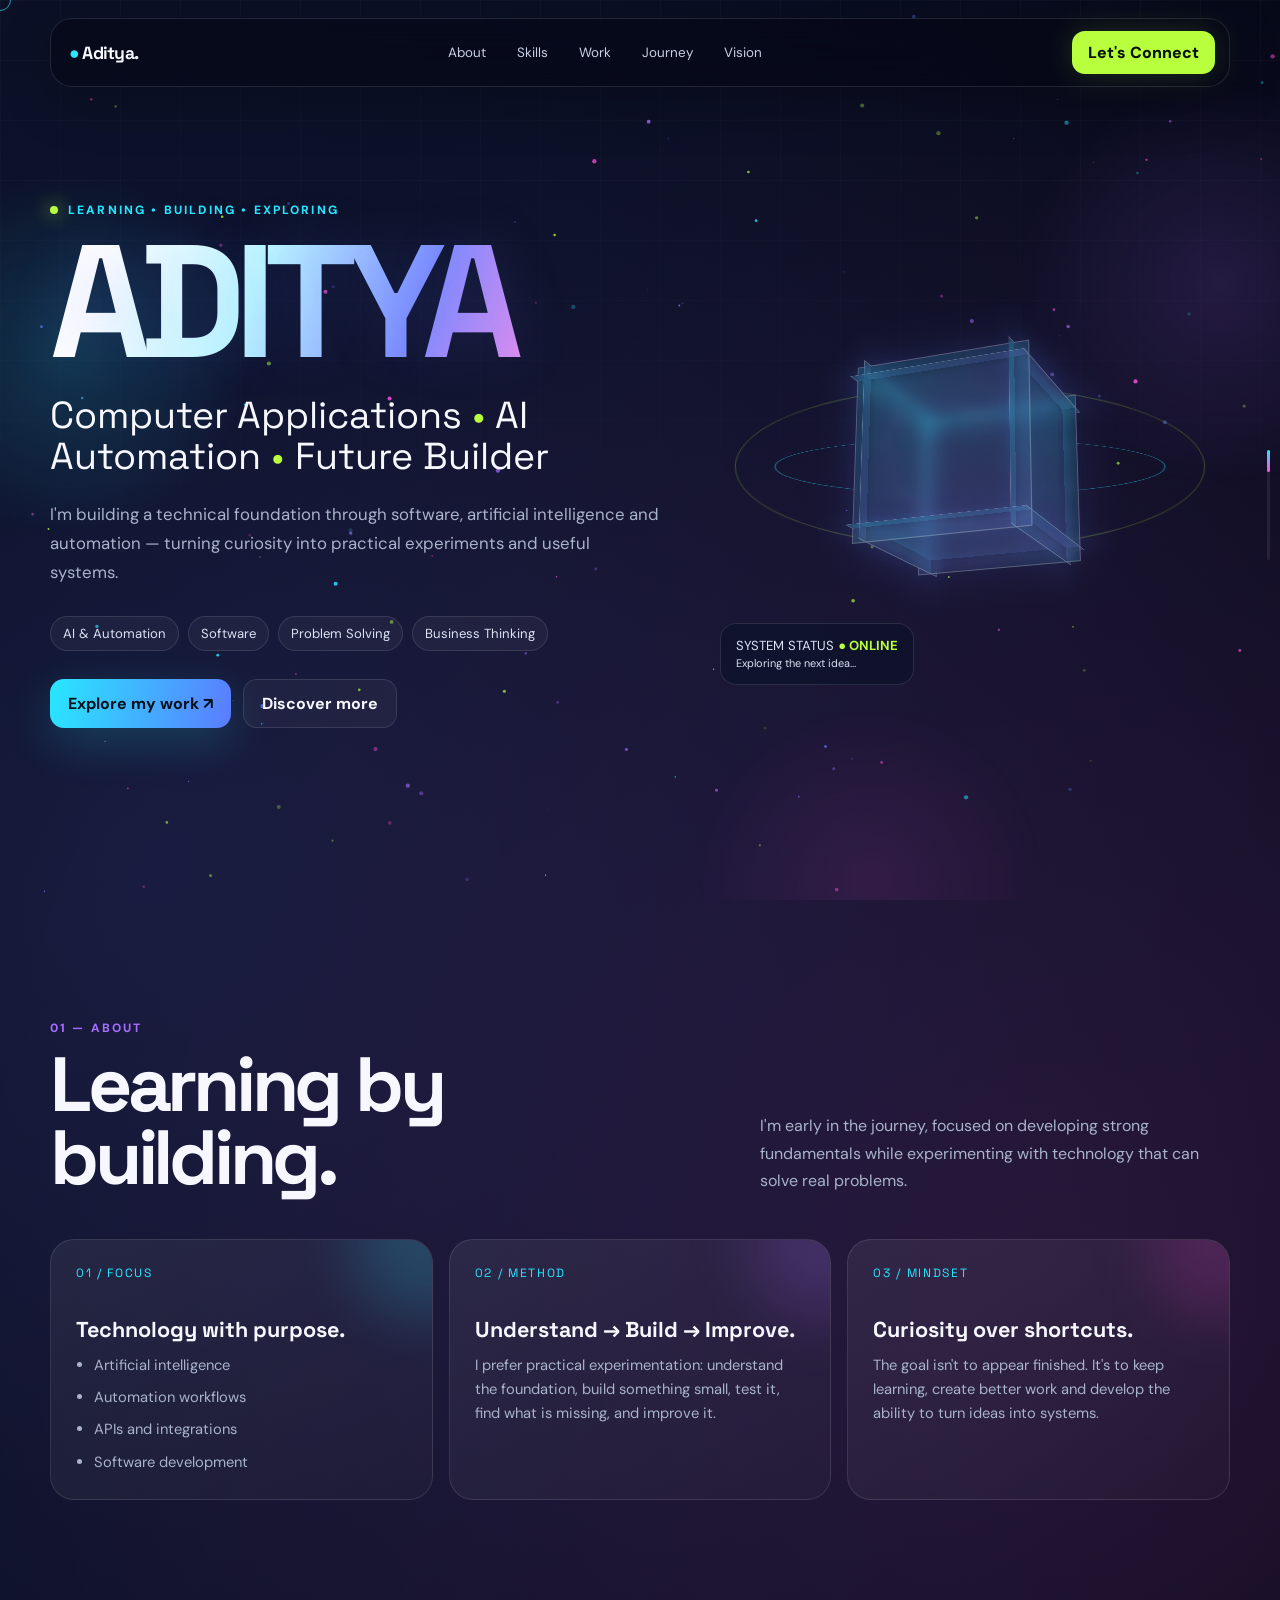
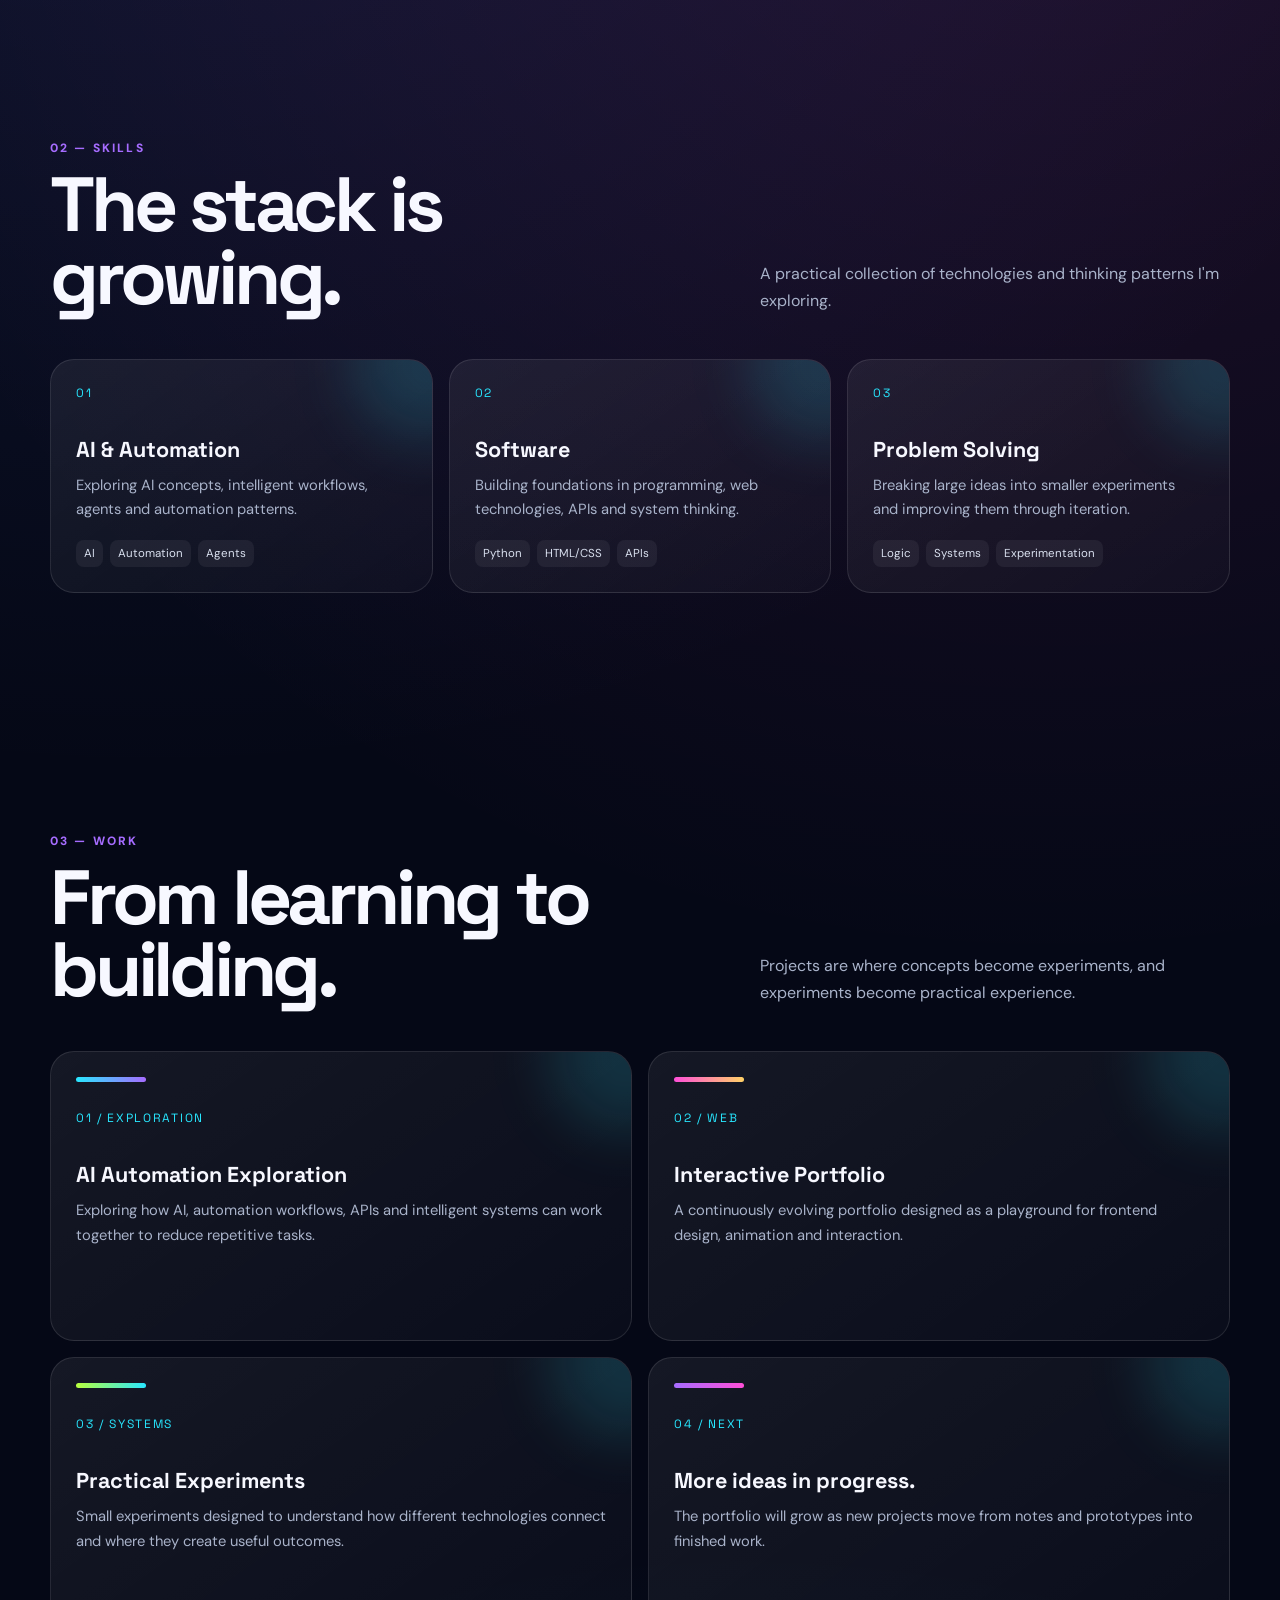
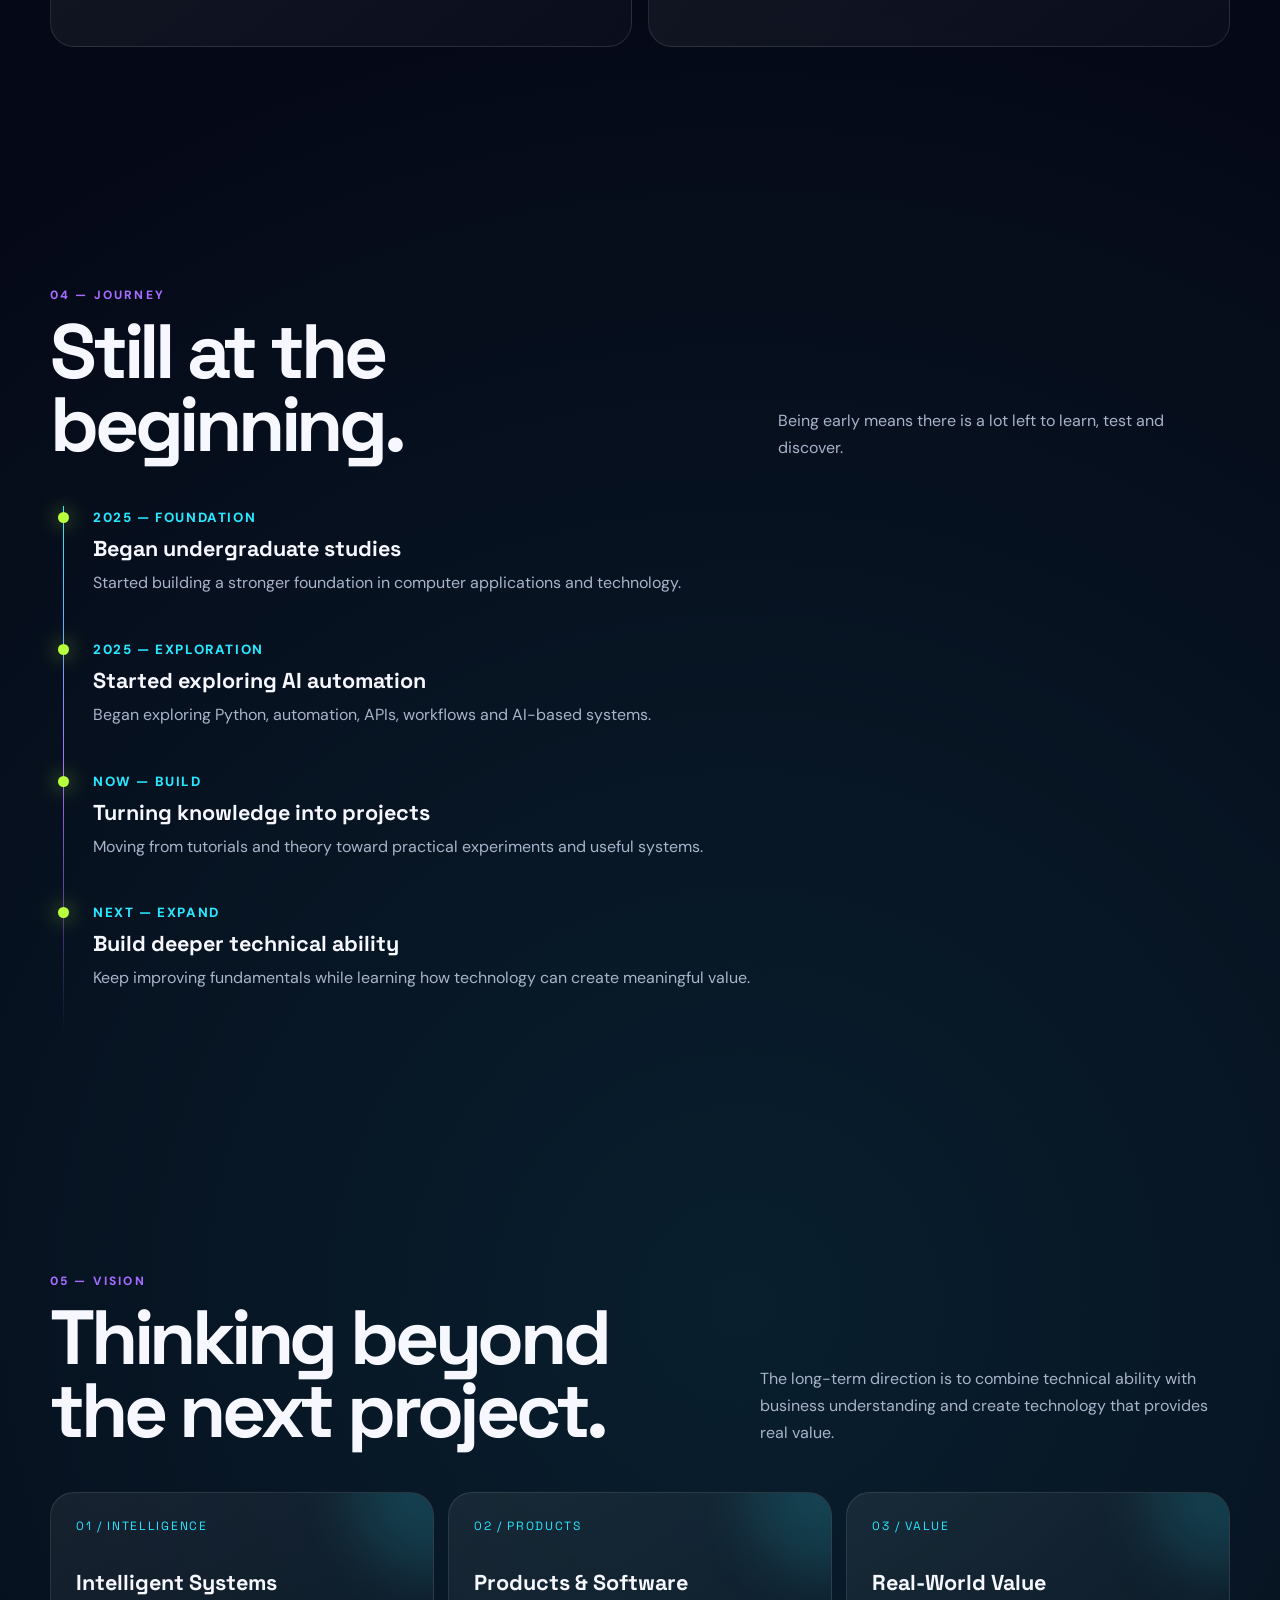
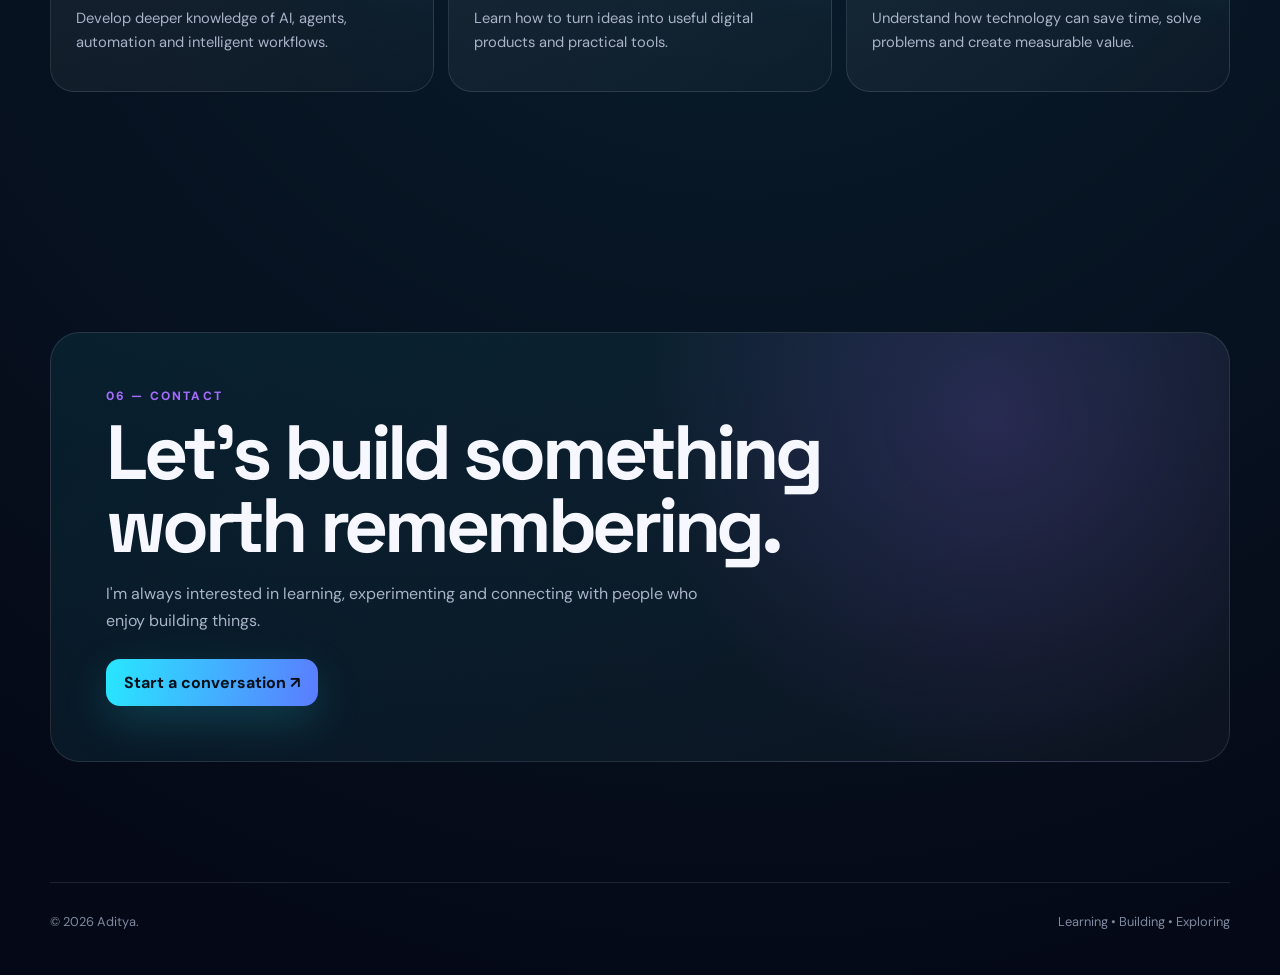
<file: index_v10.html>
<!DOCTYPE html>
<html lang="en">
<head>
<meta charset="UTF-8">
<meta name="viewport" content="width=device-width, initial-scale=1.0">
<meta name="theme-color" content="#050816">
<title>Aditya — AI Automation & Technology</title>
<style>
@import url('https://fonts.googleapis.com/css2?family=DM+Sans:wght@400;500;600;700&family=Space+Grotesk:wght@400;500;600;700&display=swap');

:root{
  --bg:#050816;
  --bg2:#091126;
  --text:#f7f8ff;
  --muted:#a9b3ca;
  --cyan:#28e7ff;
  --blue:#5b7cff;
  --violet:#a66cff;
  --pink:#ff4fd8;
  --lime:#b8ff3d;
  --gold:#ffd166;
  --line:rgba(255,255,255,.11);
  --glass:rgba(11,18,40,.58);
  --shadow:0 30px 90px rgba(0,0,0,.4);
}
*{box-sizing:border-box;margin:0;padding:0}
html{scroll-behavior:smooth}
body{
  font-family:"DM Sans",sans-serif;
  color:var(--text);
  background:
    radial-gradient(circle at 12% 15%,rgba(91,124,255,.16),transparent 30%),
    radial-gradient(circle at 82% 22%,rgba(255,79,216,.12),transparent 28%),
    radial-gradient(circle at 58% 78%,rgba(40,231,255,.10),transparent 30%),
    var(--bg);
  overflow-x:hidden;
}
body:before{
  content:"";position:fixed;inset:0;pointer-events:none;z-index:0;
  background-image:linear-gradient(rgba(255,255,255,.025) 1px,transparent 1px),linear-gradient(90deg,rgba(255,255,255,.025) 1px,transparent 1px);
  background-size:60px 60px;
  mask-image:linear-gradient(to bottom,black,transparent 85%);
}
a{color:inherit;text-decoration:none}
button{font:inherit}
#space{position:fixed;inset:0;z-index:-2;overflow:hidden}
.orb{
  position:absolute;border-radius:50%;filter:blur(2px);opacity:.5;mix-blend-mode:screen;
  animation:float 14s ease-in-out infinite;
}
.o1{width:380px;height:380px;left:-120px;top:18%;background:radial-gradient(circle,rgba(40,231,255,.32),transparent 68%)}
.o2{width:420px;height:420px;right:-150px;top:8%;background:radial-gradient(circle,rgba(166,108,255,.28),transparent 68%);animation-delay:-5s}
.o3{width:360px;height:360px;right:18%;bottom:-160px;background:radial-gradient(circle,rgba(255,79,216,.18),transparent 68%);animation-delay:-9s}
@keyframes float{50%{transform:translate3d(0,-35px,0) scale(1.08)}}
#particles{position:absolute;inset:0;width:100%;height:100%}

header{
  position:fixed;top:0;left:0;right:0;z-index:20;
  display:flex;justify-content:center;padding:18px 20px;
  pointer-events:none;
}
.nav{
  width:min(1180px,100%);display:flex;align-items:center;justify-content:space-between;
  padding:12px 14px 12px 18px;border:1px solid var(--line);border-radius:22px;
  background:rgba(5,8,22,.62);backdrop-filter:blur(18px);box-shadow:0 15px 50px rgba(0,0,0,.25);
  pointer-events:auto;
}
.logo{font-family:"Space Grotesk";font-weight:700;letter-spacing:-.04em;font-size:1.1rem}
.logo span{color:var(--cyan)}
.links{display:flex;gap:7px}
.links a{font-size:.84rem;color:#c9d0e3;padding:9px 12px;border-radius:12px;transition:.25s}
.links a:hover,.links a.active{color:white;background:rgba(255,255,255,.08)}
.cta{
  padding:10px 15px;border-radius:13px;border:1px solid rgba(184,255,61,.5);
  background:var(--lime);color:#061006;font-weight:800;box-shadow:0 0 30px rgba(184,255,61,.16);
}
main{position:relative;z-index:1}
section{width:min(1180px,calc(100% - 40px));margin:auto;padding:120px 0;scroll-margin-top:100px}
.hero{min-height:100vh;display:grid;grid-template-columns:1.08fr .92fr;align-items:center;gap:50px;padding-top:150px}
.eyebrow{display:flex;align-items:center;gap:10px;color:var(--cyan);font-size:.75rem;font-weight:800;letter-spacing:.18em;text-transform:uppercase;margin-bottom:22px}
.eyebrow i{width:8px;height:8px;border-radius:50%;background:var(--lime);box-shadow:0 0 18px var(--lime)}
h1{
  font-family:"Space Grotesk";font-size:clamp(4.8rem,13vw,10rem);line-height:.78;
  letter-spacing:-.075em;margin-bottom:30px;
  background:linear-gradient(110deg,#fff 10%,#bffaff 34%,#7d8cff 60%,#ff8de9 85%);
  -webkit-background-clip:text;background-clip:text;color:transparent;
  text-shadow:0 0 60px rgba(91,124,255,.16);
}
.hero-title{font-family:"Space Grotesk";font-size:clamp(1.45rem,3vw,2.35rem);line-height:1.1;max-width:760px}
.hero-title em{font-style:normal;color:var(--lime)}
.lead{color:var(--muted);font-size:1.05rem;line-height:1.75;max-width:680px;margin:22px 0 28px}
.pills{display:flex;flex-wrap:wrap;gap:9px}
.pill{border:1px solid var(--line);background:rgba(255,255,255,.045);padding:8px 12px;border-radius:999px;color:#dbe2f3;font-size:.82rem}
.hero-actions{display:flex;gap:12px;margin-top:28px;flex-wrap:wrap}
.primary,.secondary{padding:13px 18px;border-radius:14px;font-weight:700;display:inline-flex;align-items:center;gap:9px}
.primary{background:linear-gradient(100deg,var(--cyan),var(--blue));color:#03101a;box-shadow:0 15px 45px rgba(40,231,255,.18)}
.secondary{border:1px solid var(--line);background:rgba(255,255,255,.04)}

.scene{height:500px;position:relative;perspective:1100px}
.core{
  position:absolute;left:50%;top:50%;width:230px;height:230px;transform:translate(-50%,-50%) rotateX(18deg) rotateY(-22deg);
  transform-style:preserve-3d;animation:core 9s ease-in-out infinite;
}
@keyframes core{50%{transform:translate(-50%,-55%) rotateX(-8deg) rotateY(28deg)}}
.core .cube{position:absolute;inset:25px;transform-style:preserve-3d}
.face{position:absolute;inset:0;border:1px solid rgba(255,255,255,.25);background:linear-gradient(135deg,rgba(40,231,255,.14),rgba(166,108,255,.12));backdrop-filter:blur(5px);box-shadow:inset 0 0 40px rgba(40,231,255,.08),0 0 50px rgba(91,124,255,.14)}
.f1{transform:translateZ(75px)}.f2{transform:rotateY(90deg) translateZ(75px)}.f3{transform:rotateY(180deg) translateZ(75px)}.f4{transform:rotateY(-90deg) translateZ(75px)}.f5{transform:rotateX(90deg) translateZ(75px)}.f6{transform:rotateX(-90deg) translateZ(75px)}
.ring{position:absolute;left:50%;top:50%;border:1px solid rgba(40,231,255,.5);border-radius:50%;transform-style:preserve-3d}
.r1{width:390px;height:150px;transform:translate(-50%,-50%) rotateX(68deg);animation:spin 12s linear infinite}
.r2{width:340px;height:130px;transform:translate(-50%,-50%) rotateY(65deg) rotateX(18deg);border-color:rgba(255,79,216,.45);animation:spin2 15s linear infinite}
.r3{width:470px;height:170px;transform:translate(-50%,-50%) rotateX(18deg);border-color:rgba(184,255,61,.25);animation:spin 18s linear infinite reverse}
@keyframes spin{to{transform:translate(-50%,-50%) rotateX(68deg) rotateZ(360deg)}}
@keyframes spin2{to{transform:translate(-50%,-50%) rotateY(65deg) rotateX(18deg) rotateZ(-360deg)}}
.status{position:absolute;left:10px;bottom:30px;padding:13px 15px;border:1px solid var(--line);background:var(--glass);border-radius:16px;backdrop-filter:blur(14px);font-size:.82rem;color:#dbe2f3}
.status b{color:var(--lime)}

.section-head{display:flex;justify-content:space-between;gap:30px;align-items:end;margin-bottom:45px}
.kicker{color:var(--violet);font-weight:800;font-size:.75rem;letter-spacing:.18em;text-transform:uppercase;margin-bottom:12px}
h2{font-family:"Space Grotesk";font-size:clamp(2.4rem,6vw,5rem);letter-spacing:-.055em;line-height:.95}
.section-head p{max-width:470px;color:var(--muted);line-height:1.7}

.grid{display:grid;grid-template-columns:repeat(3,1fr);gap:16px}
.card{
  position:relative;padding:25px;border:1px solid var(--line);border-radius:24px;
  background:linear-gradient(145deg,rgba(255,255,255,.065),rgba(255,255,255,.025));
  min-height:230px;overflow:hidden;transition:transform .35s,border-color .35s,box-shadow .35s;
}
.card:before{content:"";position:absolute;width:150px;height:150px;right:-70px;top:-70px;border-radius:50%;background:var(--glow,rgba(40,231,255,.15));filter:blur(30px)}
.card:hover{transform:translateY(-9px) rotateX(2deg);border-color:rgba(40,231,255,.38);box-shadow:var(--shadow)}
.num{font-family:"Space Grotesk";font-size:.75rem;color:var(--cyan);letter-spacing:.14em}
.card h3{font-family:"Space Grotesk";font-size:1.35rem;margin:35px 0 10px}
.card p,.card li{color:var(--muted);line-height:1.65;font-size:.92rem}
.card ul{padding-left:18px;display:grid;gap:8px}
.tags{display:flex;flex-wrap:wrap;gap:7px;margin-top:18px}.tag{font-size:.72rem;padding:6px 8px;border-radius:8px;background:rgba(255,255,255,.06);color:#d9e0ef}

.work{grid-template-columns:1fr 1fr}
.project{min-height:290px}
.project .accent{height:5px;width:70px;border-radius:99px;background:linear-gradient(90deg,var(--cyan),var(--violet));margin-bottom:28px}
.project:nth-child(2) .accent{background:linear-gradient(90deg,var(--pink),var(--gold))}
.project:nth-child(3) .accent{background:linear-gradient(90deg,var(--lime),var(--cyan))}
.project:nth-child(4) .accent{background:linear-gradient(90deg,var(--violet),var(--pink))}

.timeline{position:relative;margin-left:8px;padding-left:35px}
.timeline:before{content:"";position:absolute;left:5px;top:0;bottom:0;width:1px;background:linear-gradient(var(--cyan),var(--violet),transparent)}
.event{position:relative;padding:0 0 42px}
.event:before{content:"";position:absolute;left:-35px;top:6px;width:11px;height:11px;border-radius:50%;background:var(--lime);box-shadow:0 0 20px rgba(184,255,61,.7)}
.event small{color:var(--cyan);font-weight:800;letter-spacing:.12em}.event h3{font-family:"Space Grotesk";font-size:1.35rem;margin:8px 0}.event p{color:var(--muted);line-height:1.6}

.vision{display:grid;grid-template-columns:1fr 1fr 1fr;gap:14px}
.vision .card{min-height:200px}
.contact{border:1px solid var(--line);border-radius:30px;padding:55px;background:radial-gradient(circle at 80% 20%,rgba(166,108,255,.18),transparent 35%),linear-gradient(135deg,rgba(40,231,255,.08),rgba(255,255,255,.03))}
.contact h2{max-width:800px}.contact p{color:var(--muted);max-width:620px;line-height:1.7;margin:18px 0 25px}
footer{width:min(1180px,calc(100% - 40px));margin:auto;padding:30px 0 45px;border-top:1px solid var(--line);display:flex;justify-content:space-between;color:#7e899f;font-size:.8rem}

.reveal{opacity:0;transform:translateY(35px);transition:opacity .8s ease,transform .8s ease}.reveal.show{opacity:1;transform:none}
.cursor{position:fixed;width:22px;height:22px;border:1px solid rgba(40,231,255,.65);border-radius:50%;pointer-events:none;z-index:50;transform:translate(-50%,-50%);mix-blend-mode:screen;transition:width .2s,height .2s}
.progress{position:fixed;right:10px;top:50%;width:3px;height:110px;background:rgba(255,255,255,.08);z-index:30;border-radius:9px}.progress span{display:block;width:100%;height:20%;background:linear-gradient(var(--cyan),var(--pink));border-radius:9px}

@media(max-width:850px){
  .links{display:none}.hero{grid-template-columns:1fr;padding-top:130px}.scene{height:350px;order:-1}
  .grid,.work,.vision{grid-template-columns:1fr}.section-head{display:block}.section-head p{margin-top:16px}
  h1{font-size:clamp(4.4rem,22vw,7rem)}section{padding:90px 0}.nav{padding:11px 12px}
}
@media(prefers-reduced-motion:reduce){
  *,*:before,*:after{animation-duration:.01ms!important;animation-iteration-count:1!important;scroll-behavior:auto!important;transition:none!important}
  .reveal{opacity:1;transform:none}
  .cursor{display:none}
}
</style>
</head>
<body>
<div id="space"><canvas id="particles"></canvas><div class="orb o1"></div><div class="orb o2"></div><div class="orb o3"></div></div>
<div class="cursor" id="cursor"></div>
<div class="progress"><span id="progress"></span></div>

<header>
<nav class="nav">
  <a class="logo" href="#home"><span>●</span> Aditya.</a>
  <div class="links">
    <a href="#about">About</a><a href="#skills">Skills</a><a href="#work">Work</a><a href="#journey">Journey</a><a href="#vision">Vision</a>
  </div>
  <a class="cta" href="#contact">Let's Connect</a>
</nav>
</header>

<main>
<section class="hero" id="home">
  <div class="reveal">
    <div class="eyebrow"><i></i> Learning • Building • Exploring</div>
    <h1 aria-label="Aditya"><span>A</span><span>D</span><span>I</span><span>T</span><span>Y</span><span>A</span></h1>
    <div class="hero-title">Computer Applications <em>•</em> AI Automation <em>•</em> Future Builder</div>
    <p class="lead">I'm building a technical foundation through software, artificial intelligence and automation — turning curiosity into practical experiments and useful systems.</p>
    <div class="pills"><span class="pill">AI & Automation</span><span class="pill">Software</span><span class="pill">Problem Solving</span><span class="pill">Business Thinking</span></div>
    <div class="hero-actions"><a class="primary" href="#work">Explore my work ↗</a><a class="secondary" href="#about">Discover more</a></div>
  </div>
  <div class="scene reveal">
    <div class="ring r1"></div><div class="ring r2"></div><div class="ring r3"></div>
    <div class="core"><div class="cube"><div class="face f1"></div><div class="face f2"></div><div class="face f3"></div><div class="face f4"></div><div class="face f5"></div><div class="face f6"></div></div></div>
    <div class="status">SYSTEM STATUS <b>● ONLINE</b><br><small>Exploring the next idea...</small></div>
  </div>
</section>

<section id="about" class="reveal">
  <div class="section-head"><div><div class="kicker">01 — About</div><h2>Learning by building.</h2></div><p>I'm early in the journey, focused on developing strong fundamentals while experimenting with technology that can solve real problems.</p></div>
  <div class="grid">
    <article class="card" style="--glow:rgba(40,231,255,.18)"><div class="num">01 / FOCUS</div><h3>Technology with purpose.</h3><ul><li>Artificial intelligence</li><li>Automation workflows</li><li>APIs and integrations</li><li>Software development</li></ul></article>
    <article class="card" style="--glow:rgba(166,108,255,.18)"><div class="num">02 / METHOD</div><h3>Understand → Build → Improve.</h3><p>I prefer practical experimentation: understand the foundation, build something small, test it, find what is missing, and improve it.</p></article>
    <article class="card" style="--glow:rgba(255,79,216,.16)"><div class="num">03 / MINDSET</div><h3>Curiosity over shortcuts.</h3><p>The goal isn't to appear finished. It's to keep learning, create better work and develop the ability to turn ideas into systems.</p></article>
  </div>
</section>

<section id="skills" class="reveal">
  <div class="section-head"><div><div class="kicker">02 — Skills</div><h2>The stack is growing.</h2></div><p>A practical collection of technologies and thinking patterns I'm exploring.</p></div>
  <div class="grid">
    <article class="card"><div class="num">01</div><h3>AI & Automation</h3><p>Exploring AI concepts, intelligent workflows, agents and automation patterns.</p><div class="tags"><span class="tag">AI</span><span class="tag">Automation</span><span class="tag">Agents</span></div></article>
    <article class="card"><div class="num">02</div><h3>Software</h3><p>Building foundations in programming, web technologies, APIs and system thinking.</p><div class="tags"><span class="tag">Python</span><span class="tag">HTML/CSS</span><span class="tag">APIs</span></div></article>
    <article class="card"><div class="num">03</div><h3>Problem Solving</h3><p>Breaking large ideas into smaller experiments and improving them through iteration.</p><div class="tags"><span class="tag">Logic</span><span class="tag">Systems</span><span class="tag">Experimentation</span></div></article>
  </div>
</section>

<section id="work" class="reveal">
  <div class="section-head"><div><div class="kicker">03 — Work</div><h2>From learning to building.</h2></div><p>Projects are where concepts become experiments, and experiments become practical experience.</p></div>
  <div class="grid work">
    <article class="card project"><div class="accent"></div><div class="num">01 / EXPLORATION</div><h3>AI Automation Exploration</h3><p>Exploring how AI, automation workflows, APIs and intelligent systems can work together to reduce repetitive tasks.</p></article>
    <article class="card project"><div class="accent"></div><div class="num">02 / WEB</div><h3>Interactive Portfolio</h3><p>A continuously evolving portfolio designed as a playground for frontend design, animation and interaction.</p></article>
    <article class="card project"><div class="accent"></div><div class="num">03 / SYSTEMS</div><h3>Practical Experiments</h3><p>Small experiments designed to understand how different technologies connect and where they create useful outcomes.</p></article>
    <article class="card project"><div class="accent"></div><div class="num">04 / NEXT</div><h3>More ideas in progress.</h3><p>The portfolio will grow as new projects move from notes and prototypes into finished work.</p></article>
  </div>
</section>

<section id="journey" class="reveal">
  <div class="section-head"><div><div class="kicker">04 — Journey</div><h2>Still at the beginning.</h2></div><p>Being early means there is a lot left to learn, test and discover.</p></div>
  <div class="timeline">
    <div class="event"><small>2025 — FOUNDATION</small><h3>Began undergraduate studies</h3><p>Started building a stronger foundation in computer applications and technology.</p></div>
    <div class="event"><small>2025 — EXPLORATION</small><h3>Started exploring AI automation</h3><p>Began exploring Python, automation, APIs, workflows and AI-based systems.</p></div>
    <div class="event"><small>NOW — BUILD</small><h3>Turning knowledge into projects</h3><p>Moving from tutorials and theory toward practical experiments and useful systems.</p></div>
    <div class="event"><small>NEXT — EXPAND</small><h3>Build deeper technical ability</h3><p>Keep improving fundamentals while learning how technology can create meaningful value.</p></div>
  </div>
</section>

<section id="vision" class="reveal">
  <div class="section-head"><div><div class="kicker">05 — Vision</div><h2>Thinking beyond the next project.</h2></div><p>The long-term direction is to combine technical ability with business understanding and create technology that provides real value.</p></div>
  <div class="vision">
    <article class="card"><div class="num">01 / INTELLIGENCE</div><h3>Intelligent Systems</h3><p>Develop deeper knowledge of AI, agents, automation and intelligent workflows.</p></article>
    <article class="card"><div class="num">02 / PRODUCTS</div><h3>Products & Software</h3><p>Learn how to turn ideas into useful digital products and practical tools.</p></article>
    <article class="card"><div class="num">03 / VALUE</div><h3>Real-World Value</h3><p>Understand how technology can save time, solve problems and create measurable value.</p></article>
  </div>
</section>

<section id="contact" class="reveal">
  <div class="contact">
    <div class="kicker">06 — Contact</div><h2>Let's build something worth remembering.</h2>
    <p>I'm always interested in learning, experimenting and connecting with people who enjoy building things.</p>
    <a class="primary" href="mailto:adityaofficial518@gmail.com">Start a conversation ↗</a>
  </div>
</section>
</main>

<footer><span>© 2026 Aditya.</span><span>Learning • Building • Exploring</span></footer>

<script>
const canvas=document.getElementById('particles'),ctx=canvas.getContext('2d');
let W,H,dpr,particles=[];
function resize(){
  dpr=Math.min(devicePixelRatio||1,2);W=innerWidth;H=innerHeight;
  canvas.width=W*dpr;canvas.height=H*dpr;canvas.style.width=W+'px';canvas.style.height=H+'px';ctx.setTransform(dpr,0,0,dpr,0,0);
  const count=Math.min(150,Math.floor(W*H/9000));particles=Array.from({length:count},()=>({x:Math.random()*W,y:Math.random()*H,r:Math.random()*1.8+.4,vx:(Math.random()-.5)*.22,vy:(Math.random()-.5)*.18,a:Math.random()*.7+.15,c:['#28e7ff','#5b7cff','#a66cff','#ff4fd8','#b8ff3d'][Math.floor(Math.random()*5)]}));
}
function draw(){
  ctx.clearRect(0,0,W,H);
  for(const p of particles){
    p.x+=p.vx;p.y+=p.vy;if(p.x<0)p.x=W;if(p.x>W)p.x=0;if(p.y<0)p.y=H;if(p.y>H)p.y=0;
    ctx.beginPath();ctx.arc(p.x,p.y,p.r,0,Math.PI*2);ctx.fillStyle=p.c;ctx.globalAlpha=p.a;ctx.fill();
  }
  ctx.globalAlpha=1;requestAnimationFrame(draw);
}
resize();addEventListener('resize',resize);draw();

const cursor=document.getElementById('cursor');
addEventListener('pointermove',e=>{cursor.style.left=e.clientX+'px';cursor.style.top=e.clientY+'px'});
document.querySelectorAll('a,button').forEach(el=>el.addEventListener('mouseenter',()=>{cursor.style.width='34px';cursor.style.height='34px'}));
document.querySelectorAll('a,button').forEach(el=>el.addEventListener('mouseleave',()=>{cursor.style.width='22px';cursor.style.height='22px'}));

const obs=new IntersectionObserver(entries=>entries.forEach(e=>{if(e.isIntersecting)e.target.classList.add('show')}),{threshold:.12});
document.querySelectorAll('.reveal').forEach(x=>obs.observe(x));

const sections=[...document.querySelectorAll('section[id]')],nav=[...document.querySelectorAll('.links a')];
const io=new IntersectionObserver(entries=>entries.forEach(e=>{if(e.isIntersecting){nav.forEach(a=>a.classList.toggle('active',a.getAttribute('href')==='#'+e.target.id))}}),{rootMargin:'-40% 0px -45% 0px'});
sections.forEach(s=>io.observe(s));

addEventListener('scroll',()=>{
  const max=document.documentElement.scrollHeight-innerHeight;
  document.getElementById('progress').style.height=Math.max(20,Math.min(100,(scrollY/max)*100))+'%';
});
</script>
</body>
</html>
</file>
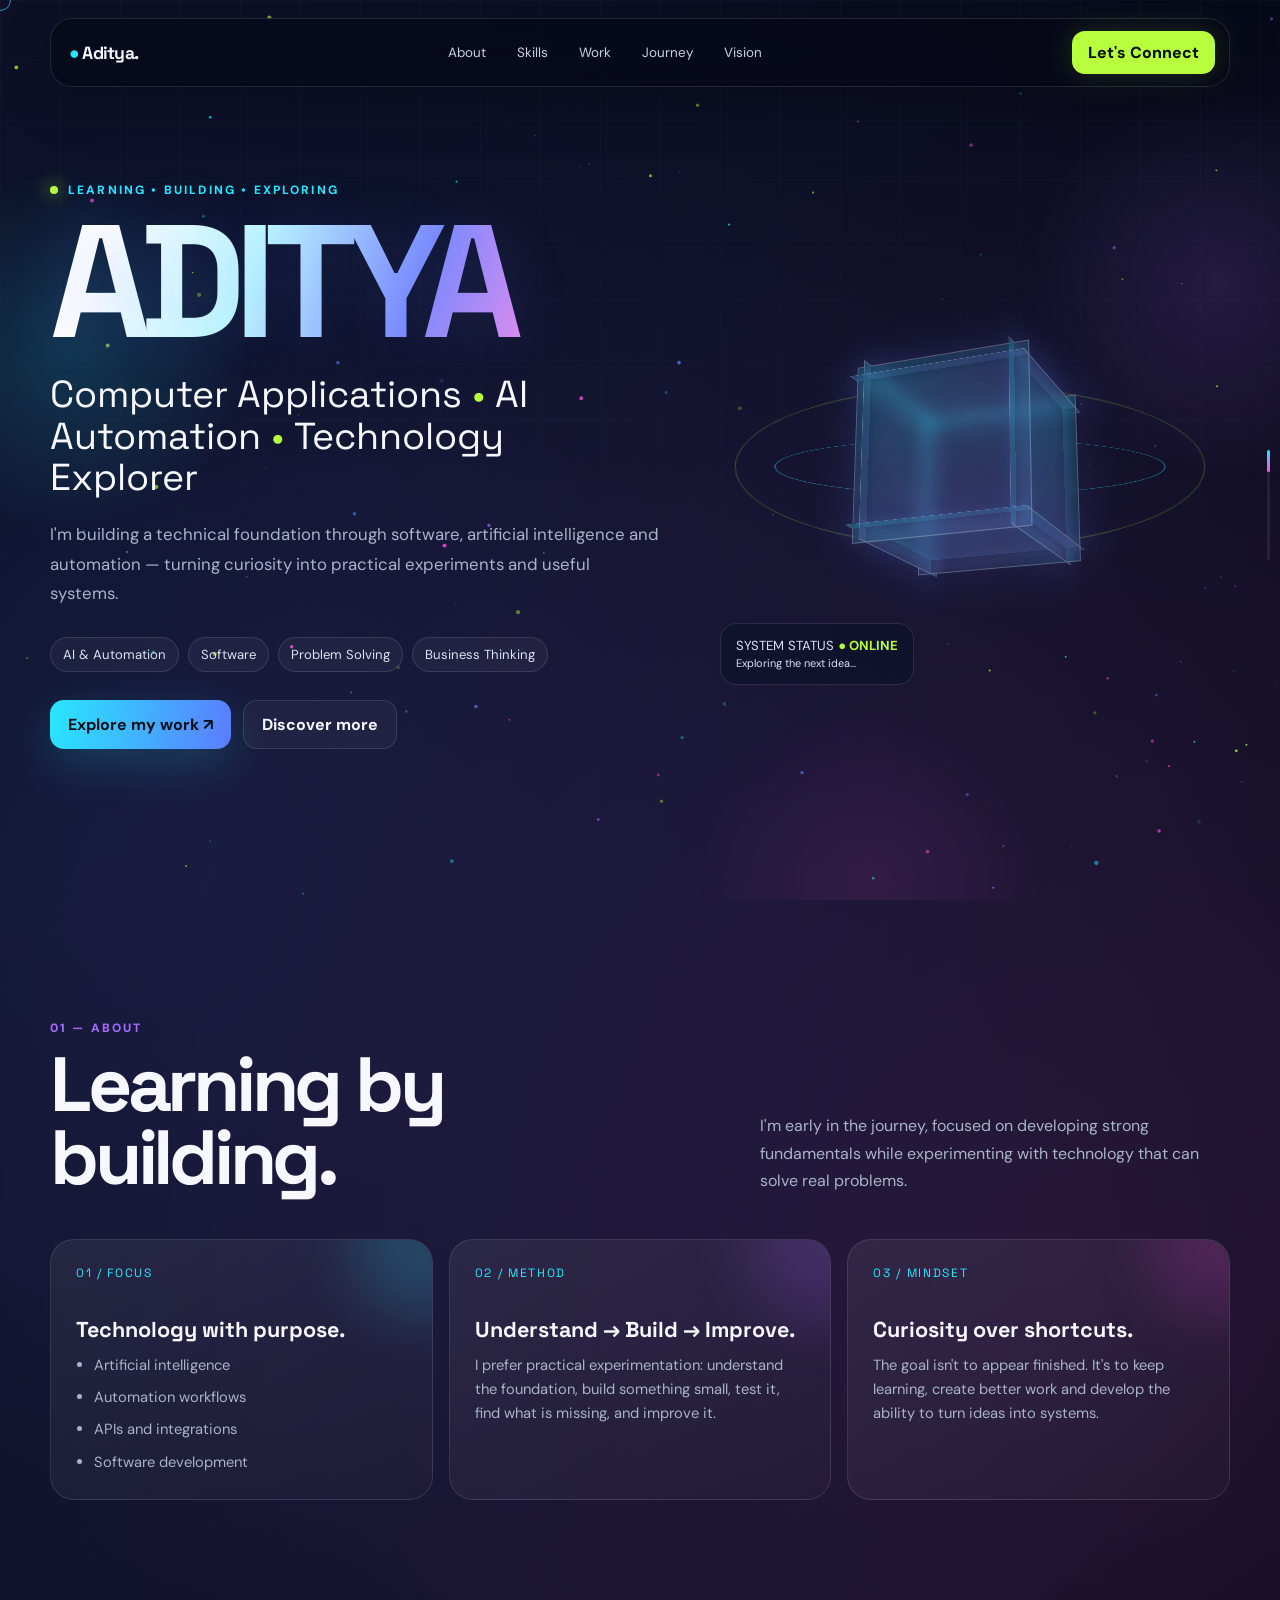
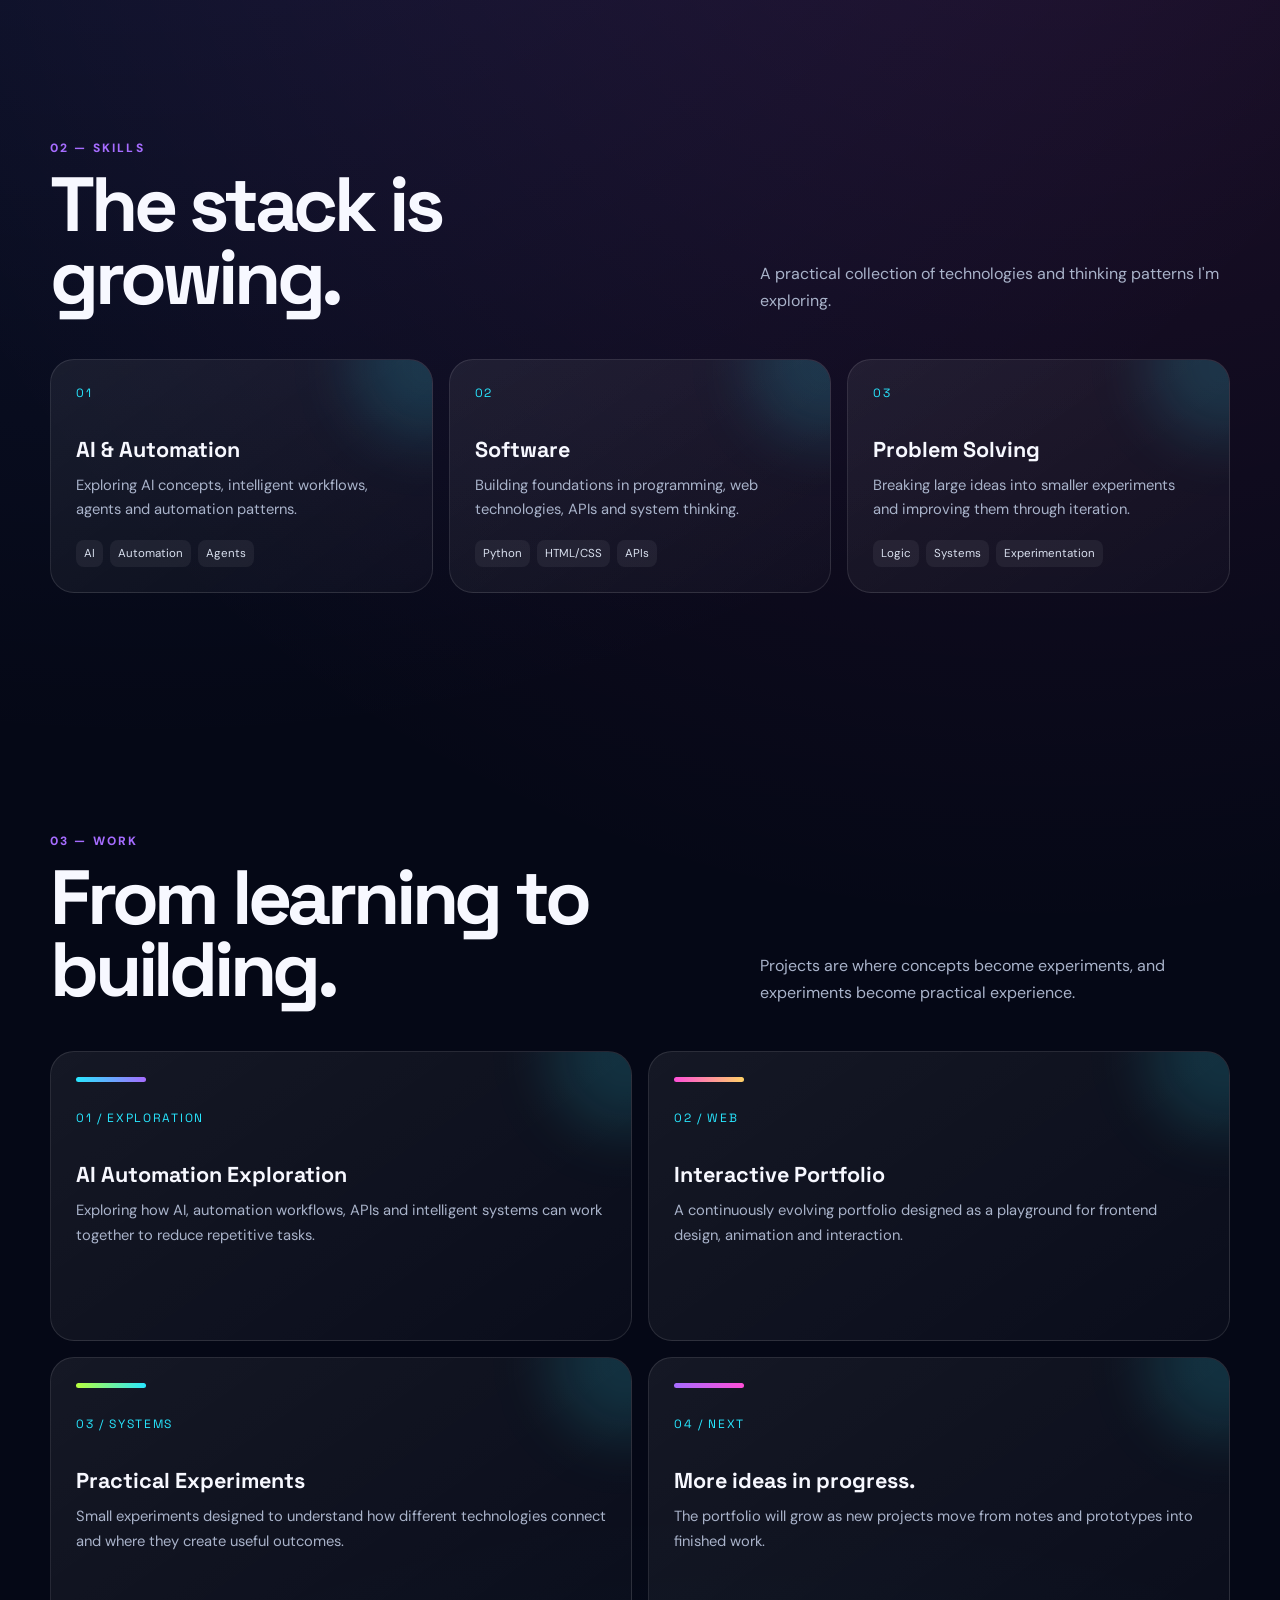
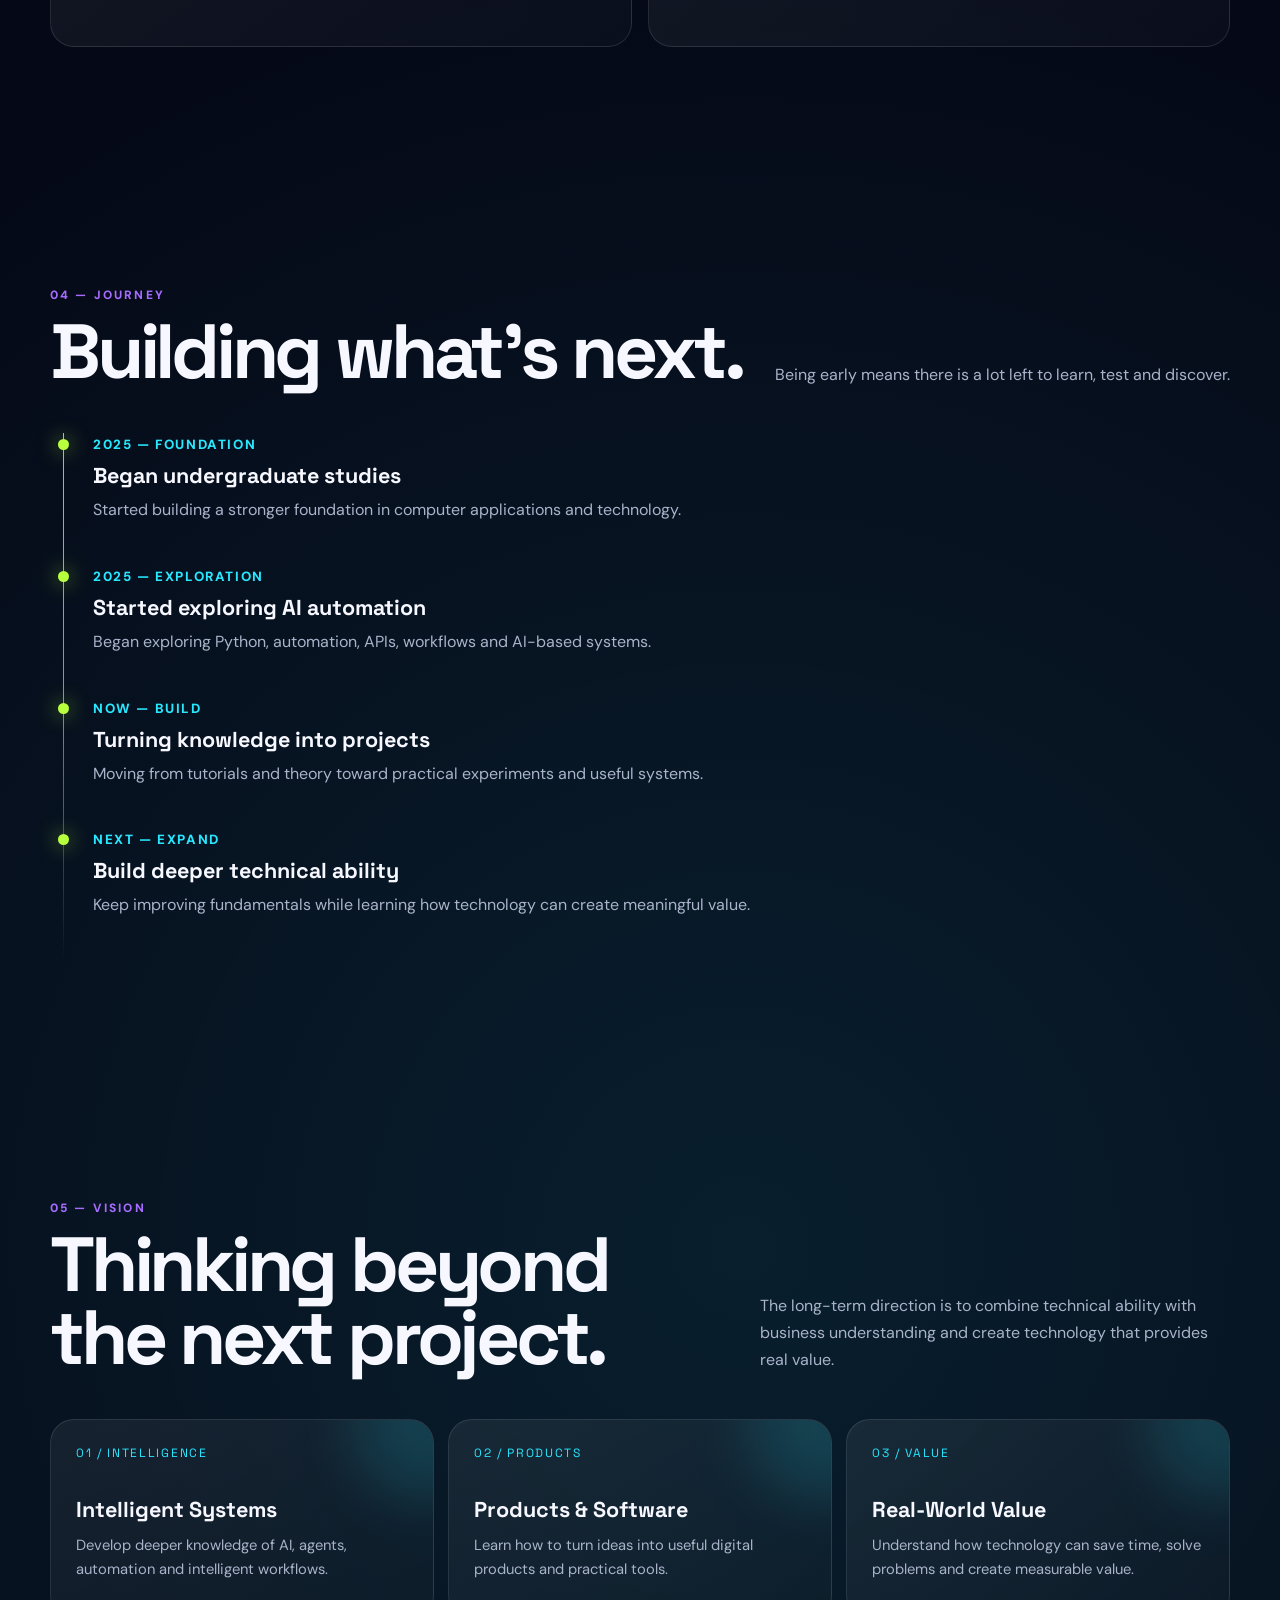
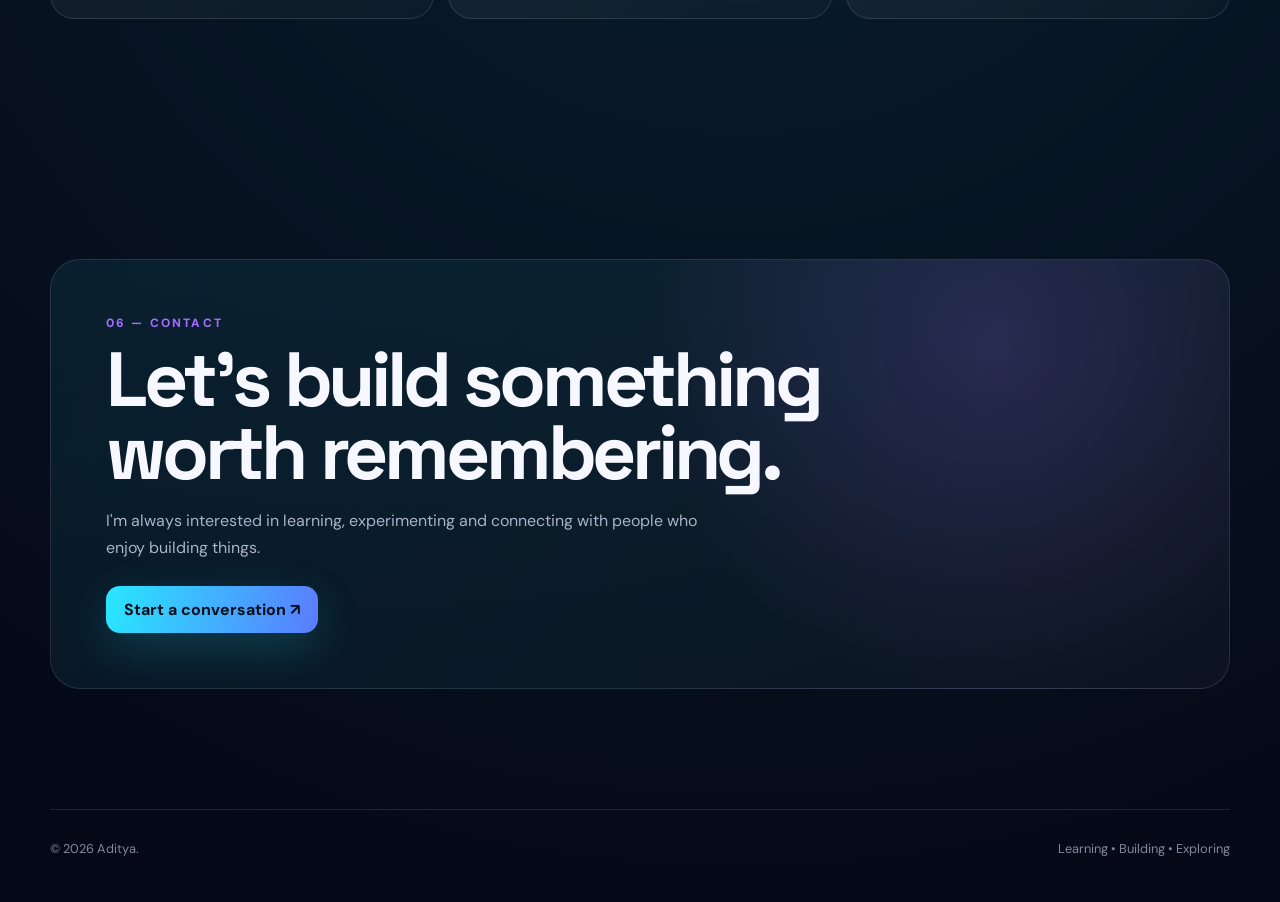
<file: index_v10_updated.html>
<!DOCTYPE html>
<html lang="en">
<head>
<meta charset="UTF-8">
<meta name="viewport" content="width=device-width, initial-scale=1.0">
<meta name="theme-color" content="#050816">
<title>Aditya — AI Automation & Technology</title>
<style>
@import url('https://fonts.googleapis.com/css2?family=DM+Sans:wght@400;500;600;700&family=Space+Grotesk:wght@400;500;600;700&display=swap');

:root{
  --bg:#050816;
  --bg2:#091126;
  --text:#f7f8ff;
  --muted:#a9b3ca;
  --cyan:#28e7ff;
  --blue:#5b7cff;
  --violet:#a66cff;
  --pink:#ff4fd8;
  --lime:#b8ff3d;
  --gold:#ffd166;
  --line:rgba(255,255,255,.11);
  --glass:rgba(11,18,40,.58);
  --shadow:0 30px 90px rgba(0,0,0,.4);
}
*{box-sizing:border-box;margin:0;padding:0}
html{scroll-behavior:smooth}
body{
  font-family:"DM Sans",sans-serif;
  color:var(--text);
  background:
    radial-gradient(circle at 12% 15%,rgba(91,124,255,.16),transparent 30%),
    radial-gradient(circle at 82% 22%,rgba(255,79,216,.12),transparent 28%),
    radial-gradient(circle at 58% 78%,rgba(40,231,255,.10),transparent 30%),
    var(--bg);
  overflow-x:hidden;
}
body:before{
  content:"";position:fixed;inset:0;pointer-events:none;z-index:0;
  background-image:linear-gradient(rgba(255,255,255,.025) 1px,transparent 1px),linear-gradient(90deg,rgba(255,255,255,.025) 1px,transparent 1px);
  background-size:60px 60px;
  mask-image:linear-gradient(to bottom,black,transparent 85%);
}
a{color:inherit;text-decoration:none}
button{font:inherit}
#space{position:fixed;inset:0;z-index:-2;overflow:hidden}
.orb{
  position:absolute;border-radius:50%;filter:blur(2px);opacity:.5;mix-blend-mode:screen;
  animation:float 14s ease-in-out infinite;
}
.o1{width:380px;height:380px;left:-120px;top:18%;background:radial-gradient(circle,rgba(40,231,255,.32),transparent 68%)}
.o2{width:420px;height:420px;right:-150px;top:8%;background:radial-gradient(circle,rgba(166,108,255,.28),transparent 68%);animation-delay:-5s}
.o3{width:360px;height:360px;right:18%;bottom:-160px;background:radial-gradient(circle,rgba(255,79,216,.18),transparent 68%);animation-delay:-9s}
@keyframes float{50%{transform:translate3d(0,-35px,0) scale(1.08)}}
#particles{position:absolute;inset:0;width:100%;height:100%}

header{
  position:fixed;top:0;left:0;right:0;z-index:20;
  display:flex;justify-content:center;padding:18px 20px;
  pointer-events:none;
}
.nav{
  width:min(1180px,100%);display:flex;align-items:center;justify-content:space-between;
  padding:12px 14px 12px 18px;border:1px solid var(--line);border-radius:22px;
  background:rgba(5,8,22,.62);backdrop-filter:blur(18px);box-shadow:0 15px 50px rgba(0,0,0,.25);
  pointer-events:auto;
}
.logo{font-family:"Space Grotesk";font-weight:700;letter-spacing:-.04em;font-size:1.1rem}
.logo span{color:var(--cyan)}
.links{display:flex;gap:7px}
.links a{font-size:.84rem;color:#c9d0e3;padding:9px 12px;border-radius:12px;transition:.25s}
.links a:hover,.links a.active{color:white;background:rgba(255,255,255,.08)}
.cta{
  padding:10px 15px;border-radius:13px;border:1px solid rgba(184,255,61,.5);
  background:var(--lime);color:#061006;font-weight:800;box-shadow:0 0 30px rgba(184,255,61,.16);
}
main{position:relative;z-index:1}
section{width:min(1180px,calc(100% - 40px));margin:auto;padding:120px 0;scroll-margin-top:100px}
.hero{min-height:100vh;display:grid;grid-template-columns:1.08fr .92fr;align-items:center;gap:50px;padding-top:150px}
.eyebrow{display:flex;align-items:center;gap:10px;color:var(--cyan);font-size:.75rem;font-weight:800;letter-spacing:.18em;text-transform:uppercase;margin-bottom:22px}
.eyebrow i{width:8px;height:8px;border-radius:50%;background:var(--lime);box-shadow:0 0 18px var(--lime)}
h1{
  font-family:"Space Grotesk";font-size:clamp(4.8rem,13vw,10rem);line-height:.78;
  letter-spacing:-.075em;margin-bottom:30px;
  background:linear-gradient(110deg,#fff 10%,#bffaff 34%,#7d8cff 60%,#ff8de9 85%);
  -webkit-background-clip:text;background-clip:text;color:transparent;
  text-shadow:0 0 60px rgba(91,124,255,.16);
}
.hero-title{font-family:"Space Grotesk";font-size:clamp(1.45rem,3vw,2.35rem);line-height:1.1;max-width:760px}
.hero-title em{font-style:normal;color:var(--lime)}
.lead{color:var(--muted);font-size:1.05rem;line-height:1.75;max-width:680px;margin:22px 0 28px}
.pills{display:flex;flex-wrap:wrap;gap:9px}
.pill{border:1px solid var(--line);background:rgba(255,255,255,.045);padding:8px 12px;border-radius:999px;color:#dbe2f3;font-size:.82rem}
.hero-actions{display:flex;gap:12px;margin-top:28px;flex-wrap:wrap}
.primary,.secondary{padding:13px 18px;border-radius:14px;font-weight:700;display:inline-flex;align-items:center;gap:9px}
.primary{background:linear-gradient(100deg,var(--cyan),var(--blue));color:#03101a;box-shadow:0 15px 45px rgba(40,231,255,.18)}
.secondary{border:1px solid var(--line);background:rgba(255,255,255,.04)}

.scene{height:500px;position:relative;perspective:1100px}
.core{
  position:absolute;left:50%;top:50%;width:230px;height:230px;transform:translate(-50%,-50%) rotateX(18deg) rotateY(-22deg);
  transform-style:preserve-3d;animation:core 9s ease-in-out infinite;
}
@keyframes core{50%{transform:translate(-50%,-55%) rotateX(-8deg) rotateY(28deg)}}
.core .cube{position:absolute;inset:25px;transform-style:preserve-3d}
.face{position:absolute;inset:0;border:1px solid rgba(255,255,255,.25);background:linear-gradient(135deg,rgba(40,231,255,.14),rgba(166,108,255,.12));backdrop-filter:blur(5px);box-shadow:inset 0 0 40px rgba(40,231,255,.08),0 0 50px rgba(91,124,255,.14)}
.f1{transform:translateZ(75px)}.f2{transform:rotateY(90deg) translateZ(75px)}.f3{transform:rotateY(180deg) translateZ(75px)}.f4{transform:rotateY(-90deg) translateZ(75px)}.f5{transform:rotateX(90deg) translateZ(75px)}.f6{transform:rotateX(-90deg) translateZ(75px)}
.ring{position:absolute;left:50%;top:50%;border:1px solid rgba(40,231,255,.5);border-radius:50%;transform-style:preserve-3d}
.r1{width:390px;height:150px;transform:translate(-50%,-50%) rotateX(68deg);animation:spin 12s linear infinite}
.r2{width:340px;height:130px;transform:translate(-50%,-50%) rotateY(65deg) rotateX(18deg);border-color:rgba(255,79,216,.45);animation:spin2 15s linear infinite}
.r3{width:470px;height:170px;transform:translate(-50%,-50%) rotateX(18deg);border-color:rgba(184,255,61,.25);animation:spin 18s linear infinite reverse}
@keyframes spin{to{transform:translate(-50%,-50%) rotateX(68deg) rotateZ(360deg)}}
@keyframes spin2{to{transform:translate(-50%,-50%) rotateY(65deg) rotateX(18deg) rotateZ(-360deg)}}
.status{position:absolute;left:10px;bottom:30px;padding:13px 15px;border:1px solid var(--line);background:var(--glass);border-radius:16px;backdrop-filter:blur(14px);font-size:.82rem;color:#dbe2f3}
.status b{color:var(--lime)}

.section-head{display:flex;justify-content:space-between;gap:30px;align-items:end;margin-bottom:45px}
.kicker{color:var(--violet);font-weight:800;font-size:.75rem;letter-spacing:.18em;text-transform:uppercase;margin-bottom:12px}
h2{font-family:"Space Grotesk";font-size:clamp(2.4rem,6vw,5rem);letter-spacing:-.055em;line-height:.95}
.section-head p{max-width:470px;color:var(--muted);line-height:1.7}

.grid{display:grid;grid-template-columns:repeat(3,1fr);gap:16px}
.card{
  position:relative;padding:25px;border:1px solid var(--line);border-radius:24px;
  background:linear-gradient(145deg,rgba(255,255,255,.065),rgba(255,255,255,.025));
  min-height:230px;overflow:hidden;transition:transform .35s,border-color .35s,box-shadow .35s;
}
.card:before{content:"";position:absolute;width:150px;height:150px;right:-70px;top:-70px;border-radius:50%;background:var(--glow,rgba(40,231,255,.15));filter:blur(30px)}
.card:hover{transform:translateY(-9px) rotateX(2deg);border-color:rgba(40,231,255,.38);box-shadow:var(--shadow)}
.num{font-family:"Space Grotesk";font-size:.75rem;color:var(--cyan);letter-spacing:.14em}
.card h3{font-family:"Space Grotesk";font-size:1.35rem;margin:35px 0 10px}
.card p,.card li{color:var(--muted);line-height:1.65;font-size:.92rem}
.card ul{padding-left:18px;display:grid;gap:8px}
.tags{display:flex;flex-wrap:wrap;gap:7px;margin-top:18px}.tag{font-size:.72rem;padding:6px 8px;border-radius:8px;background:rgba(255,255,255,.06);color:#d9e0ef}

.work{grid-template-columns:1fr 1fr}
.project{min-height:290px}
.project .accent{height:5px;width:70px;border-radius:99px;background:linear-gradient(90deg,var(--cyan),var(--violet));margin-bottom:28px}
.project:nth-child(2) .accent{background:linear-gradient(90deg,var(--pink),var(--gold))}
.project:nth-child(3) .accent{background:linear-gradient(90deg,var(--lime),var(--cyan))}
.project:nth-child(4) .accent{background:linear-gradient(90deg,var(--violet),var(--pink))}

.timeline{position:relative;margin-left:8px;padding-left:35px}
.timeline:before{content:"";position:absolute;left:5px;top:0;bottom:0;width:1px;background:linear-gradient(var(--cyan),var(--violet),transparent)}
.event{position:relative;padding:0 0 42px}
.event:before{content:"";position:absolute;left:-35px;top:6px;width:11px;height:11px;border-radius:50%;background:var(--lime);box-shadow:0 0 20px rgba(184,255,61,.7)}
.event small{color:var(--cyan);font-weight:800;letter-spacing:.12em}.event h3{font-family:"Space Grotesk";font-size:1.35rem;margin:8px 0}.event p{color:var(--muted);line-height:1.6}

.vision{display:grid;grid-template-columns:1fr 1fr 1fr;gap:14px}
.vision .card{min-height:200px}
.contact{border:1px solid var(--line);border-radius:30px;padding:55px;background:radial-gradient(circle at 80% 20%,rgba(166,108,255,.18),transparent 35%),linear-gradient(135deg,rgba(40,231,255,.08),rgba(255,255,255,.03))}
.contact h2{max-width:800px}.contact p{color:var(--muted);max-width:620px;line-height:1.7;margin:18px 0 25px}
footer{width:min(1180px,calc(100% - 40px));margin:auto;padding:30px 0 45px;border-top:1px solid var(--line);display:flex;justify-content:space-between;color:#7e899f;font-size:.8rem}

.reveal{opacity:0;transform:translateY(35px);transition:opacity .8s ease,transform .8s ease}.reveal.show{opacity:1;transform:none}
.cursor{position:fixed;width:22px;height:22px;border:1px solid rgba(40,231,255,.65);border-radius:50%;pointer-events:none;z-index:50;transform:translate(-50%,-50%);mix-blend-mode:screen;transition:width .2s,height .2s}
.progress{position:fixed;right:10px;top:50%;width:3px;height:110px;background:rgba(255,255,255,.08);z-index:30;border-radius:9px}.progress span{display:block;width:100%;height:20%;background:linear-gradient(var(--cyan),var(--pink));border-radius:9px}

@media(max-width:850px){
  .links{display:none}.hero{grid-template-columns:1fr;padding-top:130px}.scene{height:350px;order:-1}
  .grid,.work,.vision{grid-template-columns:1fr}.section-head{display:block}.section-head p{margin-top:16px}
  h1{font-size:clamp(4.4rem,22vw,7rem)}section{padding:90px 0}.nav{padding:11px 12px}
}
@media(prefers-reduced-motion:reduce){
  *,*:before,*:after{animation-duration:.01ms!important;animation-iteration-count:1!important;scroll-behavior:auto!important;transition:none!important}
  .reveal{opacity:1;transform:none}
  .cursor{display:none}
}
</style>
</head>
<body>
<div id="space"><canvas id="particles"></canvas><div class="orb o1"></div><div class="orb o2"></div><div class="orb o3"></div></div>
<div class="cursor" id="cursor"></div>
<div class="progress"><span id="progress"></span></div>

<header>
<nav class="nav">
  <a class="logo" href="#home"><span>●</span> Aditya.</a>
  <div class="links">
    <a href="#about">About</a><a href="#skills">Skills</a><a href="#work">Work</a><a href="#journey">Journey</a><a href="#vision">Vision</a>
  </div>
  <a class="cta" href="#contact">Let's Connect</a>
</nav>
</header>

<main>
<section class="hero" id="home">
  <div class="reveal">
    <div class="eyebrow"><i></i> Learning • Building • Exploring</div>
    <h1 aria-label="Aditya"><span>A</span><span>D</span><span>I</span><span>T</span><span>Y</span><span>A</span></h1>
    <div class="hero-title">Computer Applications <em>•</em> AI Automation <em>•</em> Technology Explorer</div>
    <p class="lead">I'm building a technical foundation through software, artificial intelligence and automation — turning curiosity into practical experiments and useful systems.</p>
    <div class="pills"><span class="pill">AI & Automation</span><span class="pill">Software</span><span class="pill">Problem Solving</span><span class="pill">Business Thinking</span></div>
    <div class="hero-actions"><a class="primary" href="#work">Explore my work ↗</a><a class="secondary" href="#about">Discover more</a></div>
  </div>
  <div class="scene reveal">
    <div class="ring r1"></div><div class="ring r2"></div><div class="ring r3"></div>
    <div class="core"><div class="cube"><div class="face f1"></div><div class="face f2"></div><div class="face f3"></div><div class="face f4"></div><div class="face f5"></div><div class="face f6"></div></div></div>
    <div class="status">SYSTEM STATUS <b>● ONLINE</b><br><small>Exploring the next idea...</small></div>
  </div>
</section>

<section id="about" class="reveal">
  <div class="section-head"><div><div class="kicker">01 — About</div><h2>Learning by building.</h2></div><p>I'm early in the journey, focused on developing strong fundamentals while experimenting with technology that can solve real problems.</p></div>
  <div class="grid">
    <article class="card" style="--glow:rgba(40,231,255,.18)"><div class="num">01 / FOCUS</div><h3>Technology with purpose.</h3><ul><li>Artificial intelligence</li><li>Automation workflows</li><li>APIs and integrations</li><li>Software development</li></ul></article>
    <article class="card" style="--glow:rgba(166,108,255,.18)"><div class="num">02 / METHOD</div><h3>Understand → Build → Improve.</h3><p>I prefer practical experimentation: understand the foundation, build something small, test it, find what is missing, and improve it.</p></article>
    <article class="card" style="--glow:rgba(255,79,216,.16)"><div class="num">03 / MINDSET</div><h3>Curiosity over shortcuts.</h3><p>The goal isn't to appear finished. It's to keep learning, create better work and develop the ability to turn ideas into systems.</p></article>
  </div>
</section>

<section id="skills" class="reveal">
  <div class="section-head"><div><div class="kicker">02 — Skills</div><h2>The stack is growing.</h2></div><p>A practical collection of technologies and thinking patterns I'm exploring.</p></div>
  <div class="grid">
    <article class="card"><div class="num">01</div><h3>AI & Automation</h3><p>Exploring AI concepts, intelligent workflows, agents and automation patterns.</p><div class="tags"><span class="tag">AI</span><span class="tag">Automation</span><span class="tag">Agents</span></div></article>
    <article class="card"><div class="num">02</div><h3>Software</h3><p>Building foundations in programming, web technologies, APIs and system thinking.</p><div class="tags"><span class="tag">Python</span><span class="tag">HTML/CSS</span><span class="tag">APIs</span></div></article>
    <article class="card"><div class="num">03</div><h3>Problem Solving</h3><p>Breaking large ideas into smaller experiments and improving them through iteration.</p><div class="tags"><span class="tag">Logic</span><span class="tag">Systems</span><span class="tag">Experimentation</span></div></article>
  </div>
</section>

<section id="work" class="reveal">
  <div class="section-head"><div><div class="kicker">03 — Work</div><h2>From learning to building.</h2></div><p>Projects are where concepts become experiments, and experiments become practical experience.</p></div>
  <div class="grid work">
    <article class="card project"><div class="accent"></div><div class="num">01 / EXPLORATION</div><h3>AI Automation Exploration</h3><p>Exploring how AI, automation workflows, APIs and intelligent systems can work together to reduce repetitive tasks.</p></article>
    <article class="card project"><div class="accent"></div><div class="num">02 / WEB</div><h3>Interactive Portfolio</h3><p>A continuously evolving portfolio designed as a playground for frontend design, animation and interaction.</p></article>
    <article class="card project"><div class="accent"></div><div class="num">03 / SYSTEMS</div><h3>Practical Experiments</h3><p>Small experiments designed to understand how different technologies connect and where they create useful outcomes.</p></article>
    <article class="card project"><div class="accent"></div><div class="num">04 / NEXT</div><h3>More ideas in progress.</h3><p>The portfolio will grow as new projects move from notes and prototypes into finished work.</p></article>
  </div>
</section>

<section id="journey" class="reveal">
  <div class="section-head"><div><div class="kicker">04 — Journey</div><h2>Building what's next.</h2></div><p>Being early means there is a lot left to learn, test and discover.</p></div>
  <div class="timeline">
    <div class="event"><small>2025 — FOUNDATION</small><h3>Began undergraduate studies</h3><p>Started building a stronger foundation in computer applications and technology.</p></div>
    <div class="event"><small>2025 — EXPLORATION</small><h3>Started exploring AI automation</h3><p>Began exploring Python, automation, APIs, workflows and AI-based systems.</p></div>
    <div class="event"><small>NOW — BUILD</small><h3>Turning knowledge into projects</h3><p>Moving from tutorials and theory toward practical experiments and useful systems.</p></div>
    <div class="event"><small>NEXT — EXPAND</small><h3>Build deeper technical ability</h3><p>Keep improving fundamentals while learning how technology can create meaningful value.</p></div>
  </div>
</section>

<section id="vision" class="reveal">
  <div class="section-head"><div><div class="kicker">05 — Vision</div><h2>Thinking beyond the next project.</h2></div><p>The long-term direction is to combine technical ability with business understanding and create technology that provides real value.</p></div>
  <div class="vision">
    <article class="card"><div class="num">01 / INTELLIGENCE</div><h3>Intelligent Systems</h3><p>Develop deeper knowledge of AI, agents, automation and intelligent workflows.</p></article>
    <article class="card"><div class="num">02 / PRODUCTS</div><h3>Products & Software</h3><p>Learn how to turn ideas into useful digital products and practical tools.</p></article>
    <article class="card"><div class="num">03 / VALUE</div><h3>Real-World Value</h3><p>Understand how technology can save time, solve problems and create measurable value.</p></article>
  </div>
</section>

<section id="contact" class="reveal">
  <div class="contact">
    <div class="kicker">06 — Contact</div><h2>Let's build something worth remembering.</h2>
    <p>I'm always interested in learning, experimenting and connecting with people who enjoy building things.</p>
    <a class="primary" href="mailto:adityaofficial518@gmail.com">Start a conversation ↗</a>
  </div>
</section>
</main>

<footer><span>© 2026 Aditya.</span><span>Learning • Building • Exploring</span></footer>

<script>
const canvas=document.getElementById('particles'),ctx=canvas.getContext('2d');
let W,H,dpr,particles=[];
function resize(){
  dpr=Math.min(devicePixelRatio||1,2);W=innerWidth;H=innerHeight;
  canvas.width=W*dpr;canvas.height=H*dpr;canvas.style.width=W+'px';canvas.style.height=H+'px';ctx.setTransform(dpr,0,0,dpr,0,0);
  const count=Math.min(150,Math.floor(W*H/9000));particles=Array.from({length:count},()=>({x:Math.random()*W,y:Math.random()*H,r:Math.random()*1.8+.4,vx:(Math.random()-.5)*.22,vy:(Math.random()-.5)*.18,a:Math.random()*.7+.15,c:['#28e7ff','#5b7cff','#a66cff','#ff4fd8','#b8ff3d'][Math.floor(Math.random()*5)]}));
}
function draw(){
  ctx.clearRect(0,0,W,H);
  for(const p of particles){
    p.x+=p.vx;p.y+=p.vy;if(p.x<0)p.x=W;if(p.x>W)p.x=0;if(p.y<0)p.y=H;if(p.y>H)p.y=0;
    ctx.beginPath();ctx.arc(p.x,p.y,p.r,0,Math.PI*2);ctx.fillStyle=p.c;ctx.globalAlpha=p.a;ctx.fill();
  }
  ctx.globalAlpha=1;requestAnimationFrame(draw);
}
resize();addEventListener('resize',resize);draw();

const cursor=document.getElementById('cursor');
addEventListener('pointermove',e=>{cursor.style.left=e.clientX+'px';cursor.style.top=e.clientY+'px'});
document.querySelectorAll('a,button').forEach(el=>el.addEventListener('mouseenter',()=>{cursor.style.width='34px';cursor.style.height='34px'}));
document.querySelectorAll('a,button').forEach(el=>el.addEventListener('mouseleave',()=>{cursor.style.width='22px';cursor.style.height='22px'}));

const obs=new IntersectionObserver(entries=>entries.forEach(e=>{if(e.isIntersecting)e.target.classList.add('show')}),{threshold:.12});
document.querySelectorAll('.reveal').forEach(x=>obs.observe(x));

const sections=[...document.querySelectorAll('section[id]')],nav=[...document.querySelectorAll('.links a')];
const io=new IntersectionObserver(entries=>entries.forEach(e=>{if(e.isIntersecting){nav.forEach(a=>a.classList.toggle('active',a.getAttribute('href')==='#'+e.target.id))}}),{rootMargin:'-40% 0px -45% 0px'});
sections.forEach(s=>io.observe(s));

addEventListener('scroll',()=>{
  const max=document.documentElement.scrollHeight-innerHeight;
  document.getElementById('progress').style.height=Math.max(20,Math.min(100,(scrollY/max)*100))+'%';
});
</script>
</body>
</html>
</file>
